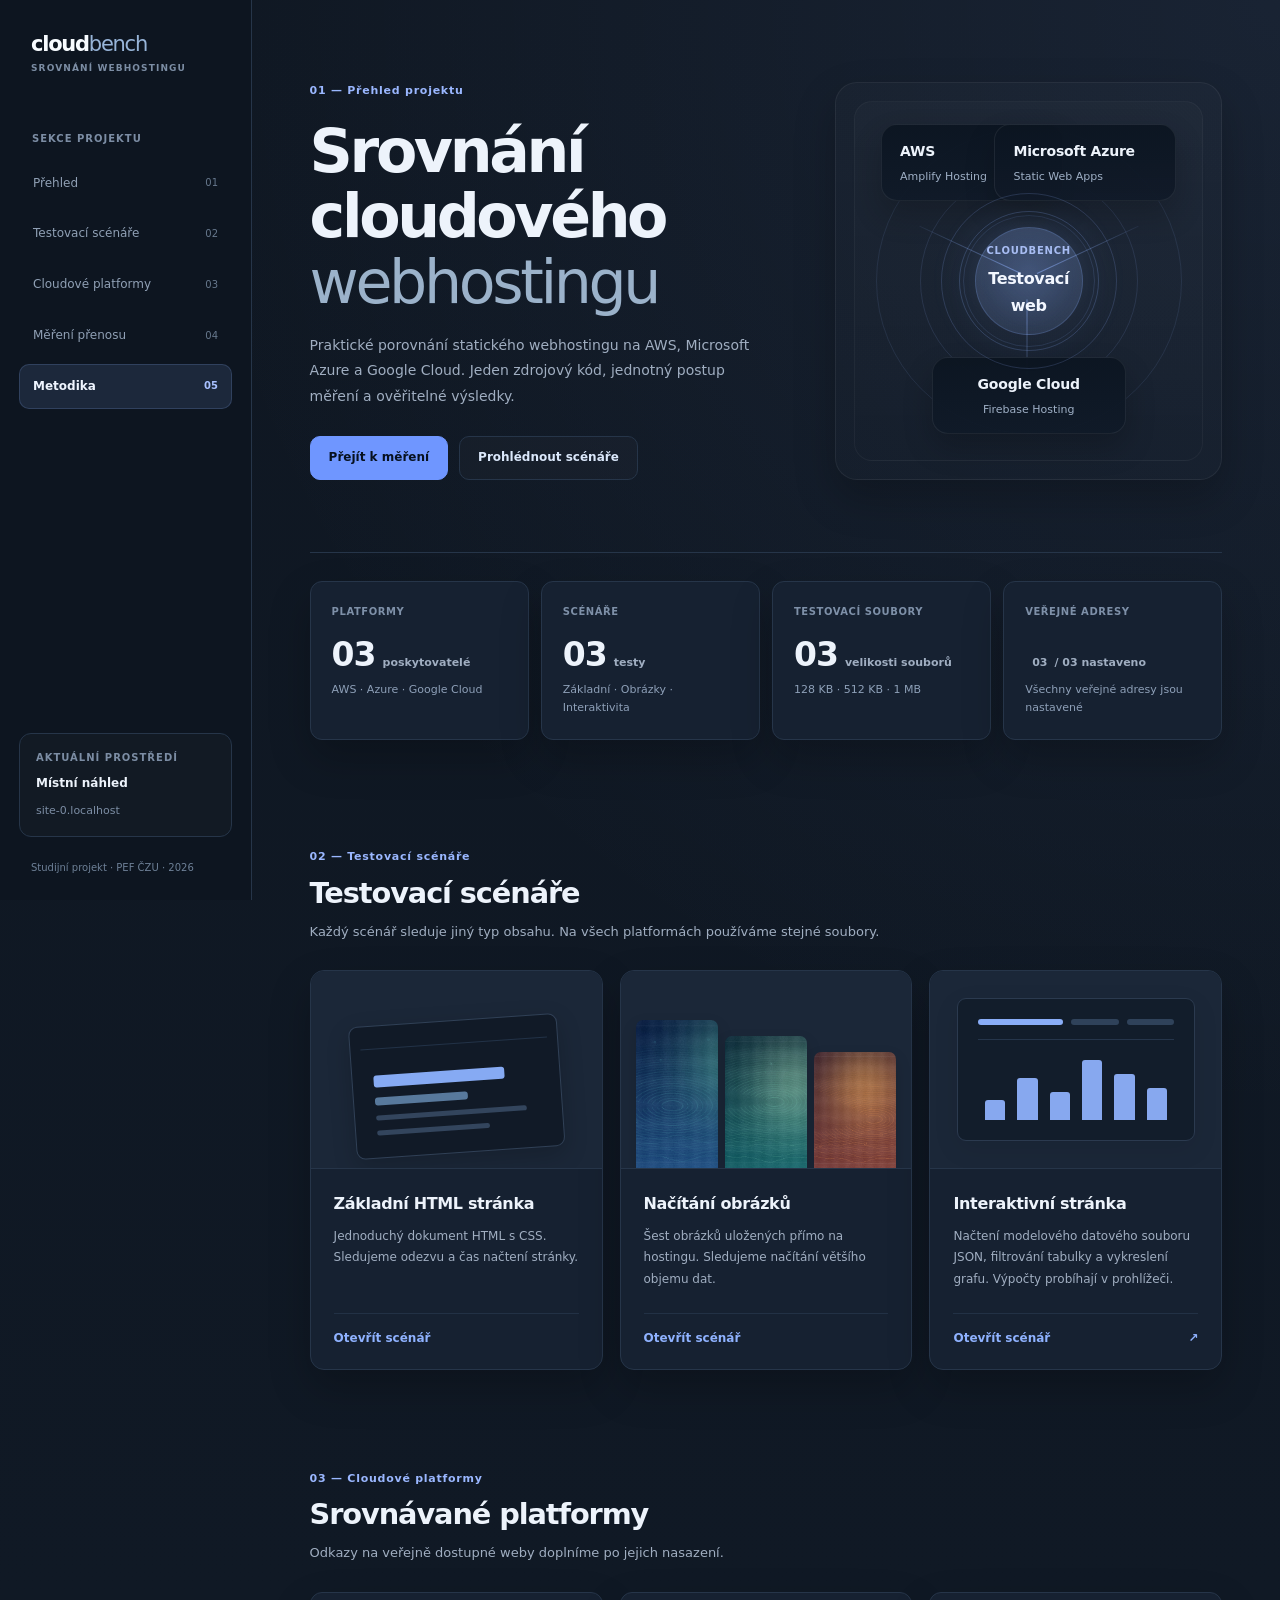
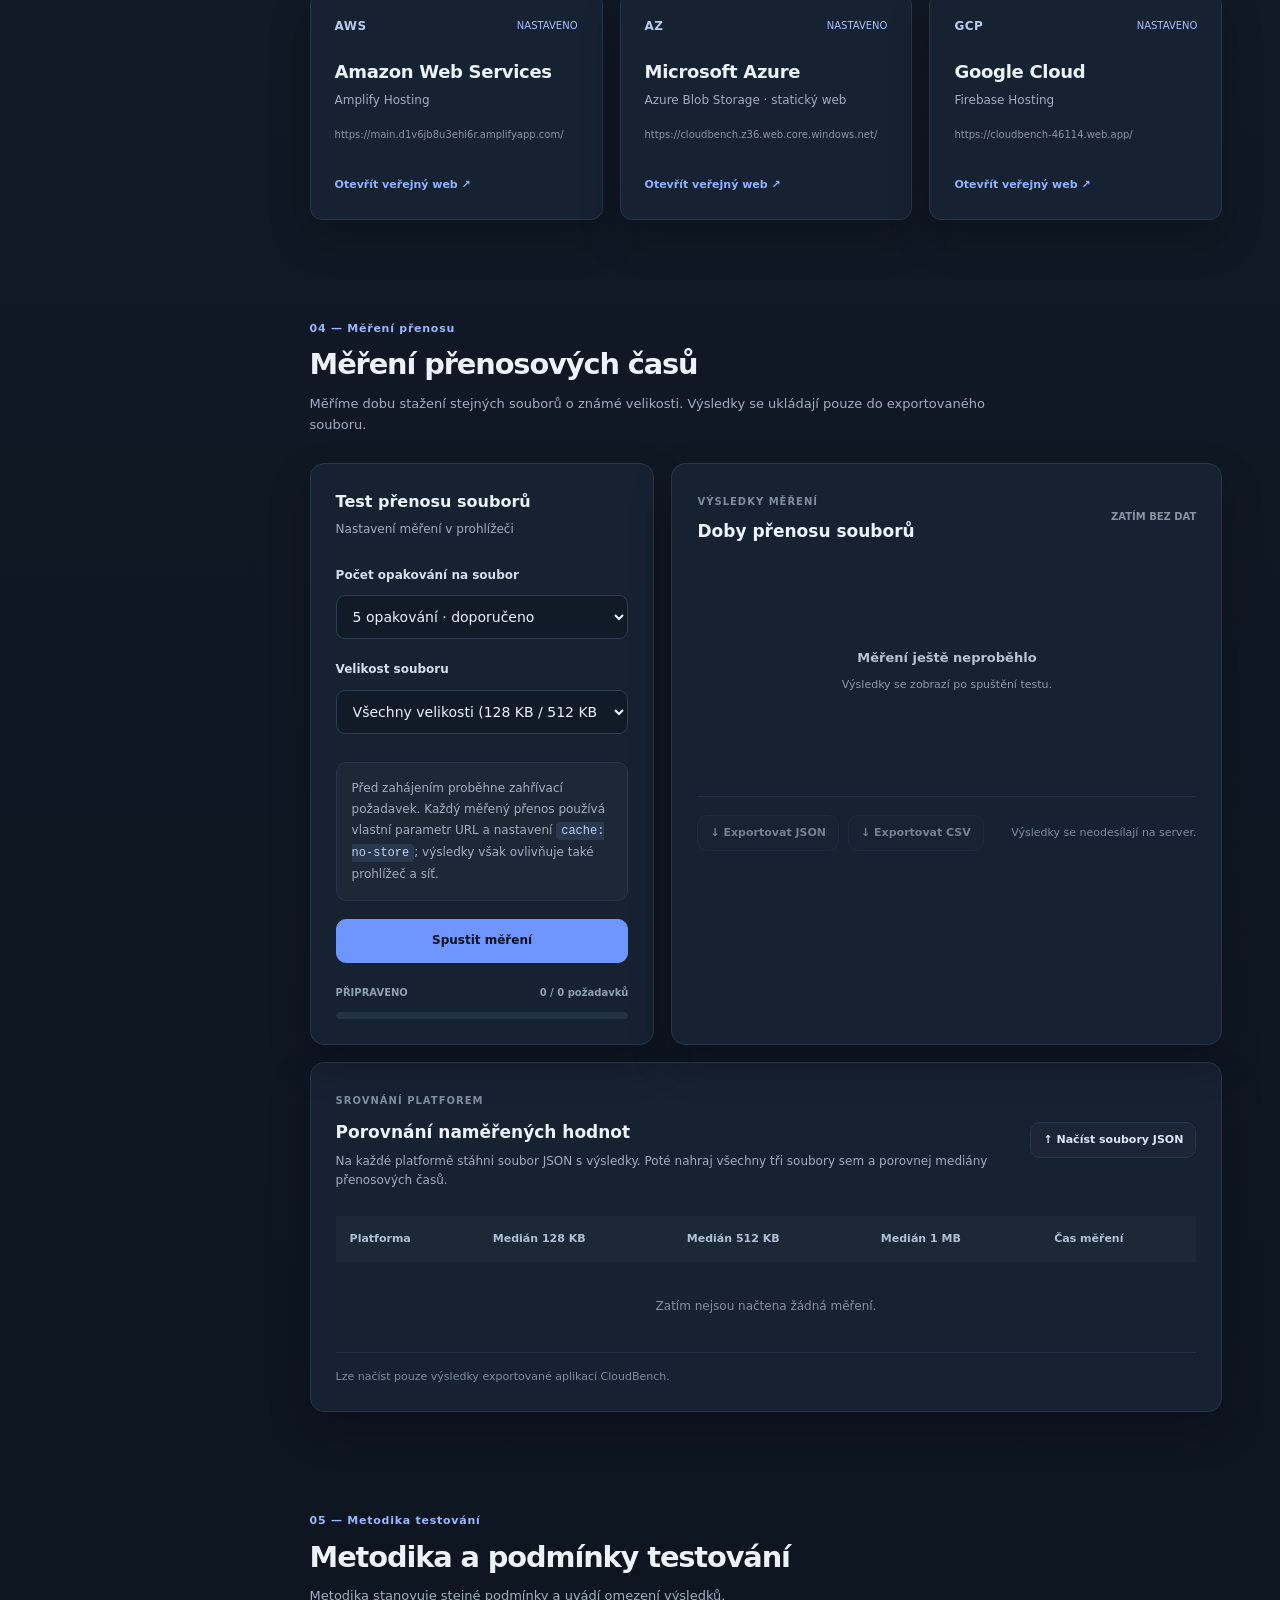
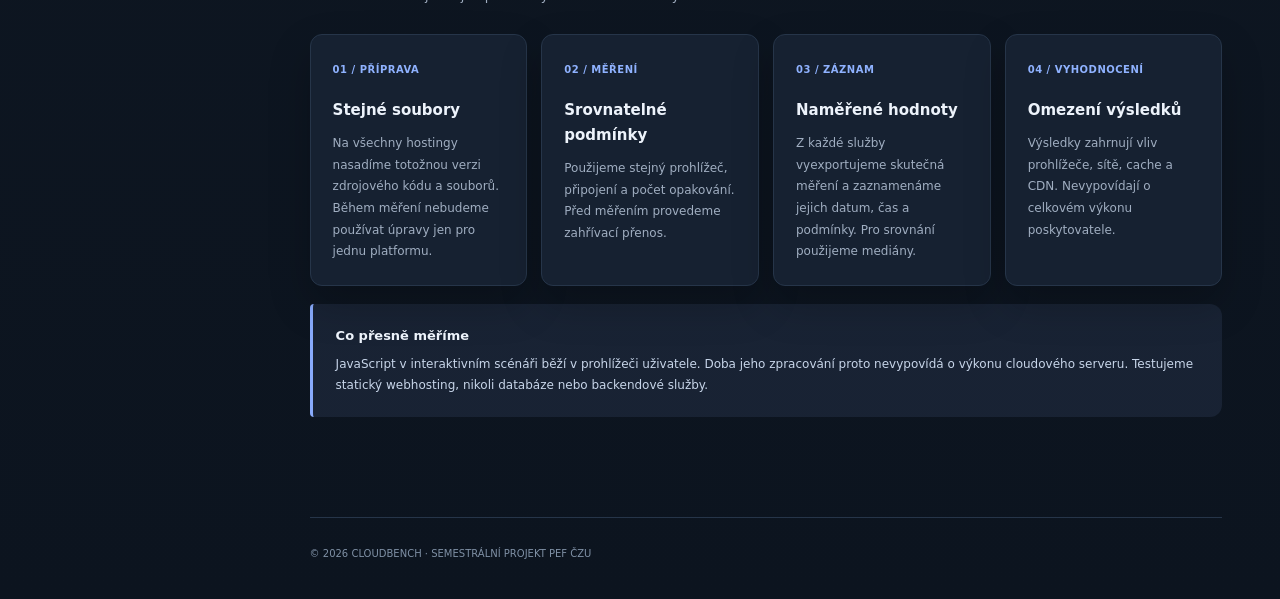
<file: index.html>
<!DOCTYPE html>
<html lang="cs">
<head>
<meta charset="utf-8"/>
<meta content="width=device-width, initial-scale=1" name="viewport"/>
<meta content="#0f1722" name="theme-color"/>
<meta content="CloudBench: akademické srovnání statického webhostingu na AWS, Microsoft Azure a Google Cloud s opakovaným měřením přenosu souborů." name="description"/>
<title>CloudBench | Srovnání webhostingu</title>
<link href="assets/mark.svg" rel="icon" type="image/svg+xml"/>
<link href="styles.css" rel="stylesheet"/>
<script defer="" src="app.js"></script>
</head>
<body>
<div class="site-shell">
<aside aria-label="Hlavní navigace" class="sidebar">
<a aria-label="Úvodní stránka CloudBench" class="logo" href="#overview">
<span class="logo-type">cloud<span>bench</span><small>SROVNÁNÍ WEBHOSTINGU</small></span>
</a>
<div class="sidebar-kicker">SEKCE PROJEKTU</div>
<nav aria-label="Sekce webu" class="side-nav">
<a class="nav-item active" href="#overview"><span>Přehled</span><span class="nav-index">01</span></a>
<a class="nav-item" href="#scenarios"><span>Testovací scénáře</span><span class="nav-index">02</span></a>
<a class="nav-item" href="#hosts"><span>Cloudové platformy</span><span class="nav-index">03</span></a>
<a class="nav-item" href="#benchmark"><span>Měření přenosu</span><span class="nav-index">04</span></a>
<a class="nav-item" href="#methodology"><span>Metodika</span><span class="nav-index">05</span></a>
</nav>
<div class="sidebar-bottom">
<div class="side-panel"><span class="tiny-label">AKTUÁLNÍ PROSTŘEDÍ</span><span class="env-line"><span id="sideEnvironment">Lokální verze</span></span><span class="micro-muted" id="sideHost">Čeká se na nasazení</span></div>
<div class="side-footer">Studijní projekt · PEF ČZU · 2026</div>
</div>
</aside>
<main class="main" id="overview">
<div class="page-content">
<section aria-labelledby="hero-title" class="hero">
<div class="hero-content">
<div class="section-eyebrow" id="overview-label">01 — Přehled projektu</div><h1 id="hero-title">Srovnání cloudového<br/><span>webhostingu</span></h1>
<p class="hero-copy">Praktické porovnání statického webhostingu na AWS, Microsoft Azure a Google Cloud. Jeden zdrojový kód, jednotný postup měření a ověřitelné výsledky.</p>
<div class="hero-buttons"><a class="btn btn-primary" href="#benchmark">Přejít k měření</a><a class="btn btn-outline" href="#scenarios">Prohlédnout scénáře</a></div>
</div>
<div aria-label="Grafické znázornění srovnávaných hostingových služeb" class="hero-diagram">
<div class="diagram-graphic">
<div aria-hidden="true" class="diagram-glow"></div>
<div aria-hidden="true" class="diagram-orbit orbit-1"></div>
<div aria-hidden="true" class="diagram-orbit orbit-2"></div>
<div aria-hidden="true" class="diagram-orbit orbit-3"></div>
<div aria-hidden="true" class="diagram-beam beam-left"></div>
<div aria-hidden="true" class="diagram-beam beam-right"></div>
<div aria-hidden="true" class="diagram-beam beam-bottom"></div>
<div class="diagram-pill pill-aws"><strong>AWS</strong><span>Amplify Hosting</span></div>
<div class="diagram-pill pill-azure"><strong>Microsoft Azure</strong><span>Static Web Apps</span></div>
<div class="diagram-pill pill-google"><strong>Google Cloud</strong><span>Firebase Hosting</span></div>
<div class="diagram-core">
<div class="core-ring ring-outer"></div>
<div class="core-ring ring-mid"></div>
<div class="core-inner">
<small>CloudBench</small>
<strong>Testovací web</strong>
</div>
</div>
</div>
</div>
</section>
<div aria-label="Přehled projektu" class="stat-row">
<div class="stat"><div class="stat-head">PLATFORMY</div><div class="stat-number">03<span>poskytovatelé</span></div><div class="stat-desc">AWS · Azure · Google Cloud</div></div>
<div class="stat"><div class="stat-head">SCÉNÁŘE</div><div class="stat-number">03<span>testy</span></div><div class="stat-desc">Základní · Obrázky · Interaktivita</div></div>
<div class="stat"><div class="stat-head">TESTOVACÍ SOUBORY</div><div class="stat-number">03<span>velikosti souborů</span></div><div class="stat-desc">128 KB · 512 KB · 1 MB</div></div>
<div class="stat"><div class="stat-head">VEŘEJNÉ ADRESY</div><div class="stat-number"><span id="deploymentCount">—</span><span>/ 03 nastaveno</span></div><div class="stat-desc" id="deploymentStatus">Načítání adres platforem</div></div>
</div>
<section aria-labelledby="scenario-heading" class="section" id="scenarios">
<div class="section-top"><div><div class="section-eyebrow">02 — Testovací scénáře</div><h2 id="scenario-heading">Testovací scénáře</h2><p>Každý scénář sleduje jiný typ obsahu. Na všech platformách používáme stejné soubory.</p></div></div>
<div class="scenario-grid">
<article class="scenario-card"><div aria-hidden="true" class="scenario-visual baseline-visual"><div class="mini-browser"><div class="mini-browser-top"></div><div class="mini-browser-body"><div class="visual-long"></div><div class="visual-short"></div><div class="visual-thin"></div><div class="visual-thin short"></div></div></div><span class="visual-corner">&lt;/&gt;</span></div><div class="scenario-info"><h3>Základní HTML stránka</h3><p>Jednoduchý dokument HTML s CSS. Sledujeme odezvu a čas načtení stránky.</p><a class="card-link" href="tests/baseline.html">Otevřít scénář </a></div></article>
<article class="scenario-card"><div aria-hidden="true" class="scenario-visual media-visual"><img alt="" loading="lazy" src="assets/media/scene-01.jpg"/><img alt="" loading="lazy" src="assets/media/scene-02.jpg"/><img alt="" loading="lazy" src="assets/media/scene-03.jpg"/></div><div class="scenario-info"><h3>Načítání obrázků</h3><p>Šest obrázků uložených přímo na hostingu. Sledujeme načítání většího objemu dat.</p><a class="card-link" href="tests/media.html">Otevřít scénář </a></div></article>
<article class="scenario-card"><div aria-hidden="true" class="scenario-visual interactive-visual">
<div class="graph-frame"><div class="graph-heading"><span></span><span></span><span></span></div>
<div class="graph-bars"><i></i><i></i><i></i><i></i><i></i><i></i></div>
</div></div><div class="scenario-info">
<h3>Interaktivní stránka</h3>
<p>Načtení modelového datového souboru JSON, filtrování tabulky a vykreslení grafu. Výpočty probíhají v prohlížeči.</p>
<a class="card-link" href="tests/interactive.html">Otevřít scénář <span aria-hidden="true">↗</span></a>
</div></article>
</div>
</section>
<section aria-labelledby="hosts-heading" class="section" id="hosts">
<div class="section-top"><div><div class="section-eyebrow">03 — Cloudové platformy</div><h2 id="hosts-heading">Srovnávané platformy</h2><p>Odkazy na veřejně dostupné weby doplníme po jejich nasazení.</p></div></div>
<div aria-live="polite" class="host-grid" id="platformCards"></div>
</section>
<section aria-labelledby="benchmark-heading" class="section" id="benchmark">
<div class="section-top"><div><div class="section-eyebrow">04 — Měření přenosu</div><h2 id="benchmark-heading">Měření přenosových časů</h2><p>Měříme dobu stažení stejných souborů o známé velikosti. Výsledky se ukládají pouze do exportovaného souboru.</p></div></div>
<div class="bench-layout">
<div class="bench-controls panel"><div class="panel-heading"><div><strong>Test přenosu souborů</strong><span>Nastavení měření v prohlížeči</span></div></div><div class="bench-form"><label for="repetitions">Počet opakování na soubor</label><select id="repetitions"><option value="3">3 opakování · rychlá kontrola</option><option selected="" value="5">5 opakování · doporučeno</option><option value="10">10 opakování · rozšířený test</option></select><label for="payloadSelection">Velikost souboru</label><select id="payloadSelection"><option value="all">Všechny velikosti (128 KB / 512 KB / 1 MB)</option><option value="128">Pouze 128 KB</option><option value="512">Pouze 512 KB</option><option value="1024">Pouze 1 MB</option></select><div class="test-note"><span>ⓘ</span> Před zahájením proběhne zahřívací požadavek. Každý měřený přenos používá vlastní parametr URL a nastavení <code>cache: no-store</code>; výsledky však ovlivňuje také prohlížeč a síť.</div><button class="btn btn-primary btn-full" id="runBenchmark" type="button">Spustit měření </button><button class="btn btn-outline btn-full" hidden="" id="cancelBenchmark" type="button">Zastavit měření</button></div><div class="bench-footer"><span id="benchStatus" role="status">PŘIPRAVENO</span><span id="benchProgress">0 / 0 požadavků</span></div><div class="progress-track"><span id="progressBar"></span></div></div>
<div class="bench-results panel"><div class="results-header"><div><span class="tiny-label">VÝSLEDKY MĚŘENÍ</span><h3>Doby přenosu souborů</h3></div><span class="results-label" id="resultsLabel">ZATÍM BEZ DAT</span></div><div class="measurement-rows" id="measurementRows"><div class="empty-chart"><div class="empty-chart-bars"><i></i><i></i><i></i><i></i><i></i><i></i><i></i></div><strong>Měření ještě neproběhlo</strong><span>Výsledky se zobrazí po spuštění testu.</span></div></div><div class="results-actions"><button class="btn btn-outline btn-sm" disabled="" id="downloadJson" type="button">↓ Exportovat JSON</button><button class="btn btn-outline btn-sm" disabled="" id="downloadCsv" type="button">↓ Exportovat CSV</button><span class="micro-muted">Výsledky se neodesílají na server.</span></div></div>
</div>
<div class="comparison-panel panel"><div class="comparison-top"><div><span class="tiny-label">SROVNÁNÍ PLATFOREM</span><h3>Porovnání naměřených hodnot</h3><p>Na každé platformě stáhni soubor JSON s výsledky. Poté nahraj všechny tři soubory sem a porovnej mediány přenosových časů.</p></div><label class="btn btn-outline btn-sm upload-control">↑ Načíst soubory JSON <input accept=".json,application/json" id="importResults" multiple="" type="file"/></label></div><div class="comparison-table-wrap"><table class="comparison-table" id="comparisonTable"><thead><tr><th>Platforma</th><th>Medián 128 KB</th><th>Medián 512 KB</th><th>Medián 1 MB</th><th>Čas měření</th></tr></thead><tbody id="comparisonBody"><tr><td class="empty-cell" colspan="5">Zatím nejsou načtena žádná měření.</td></tr></tbody></table></div><p class="small-note" id="importMessage" role="status">Lze načíst pouze výsledky exportované aplikací CloudBench.</p></div>
</section>
<section aria-labelledby="method-heading" class="section methodology" id="methodology"><div class="section-top"><div><div class="section-eyebrow">05 — Metodika testování</div><h2 id="method-heading">Metodika a podmínky testování</h2><p>Metodika stanovuje stejné podmínky a uvádí omezení výsledků.</p></div></div><div class="method-grid"><div class="method-step"><span>01 / PŘÍPRAVA</span><h3>Stejné soubory</h3><p>Na všechny hostingy nasadíme totožnou verzi zdrojového kódu a souborů. Během měření nebudeme používat úpravy jen pro jednu platformu.</p></div><div class="method-step"><span>02 / MĚŘENÍ</span><h3>Srovnatelné podmínky</h3><p>Použijeme stejný prohlížeč, připojení a počet opakování. Před měřením provedeme zahřívací přenos.</p></div><div class="method-step"><span>03 / ZÁZNAM</span><h3>Naměřené hodnoty</h3><p>Z každé služby vyexportujeme skutečná měření a zaznamenáme jejich datum, čas a podmínky. Pro srovnání použijeme mediány.</p></div><div class="method-step"><span>04 / VYHODNOCENÍ</span><h3>Omezení výsledků</h3><p>Výsledky zahrnují vliv prohlížeče, sítě, cache a CDN. Nevypovídají o celkovém výkonu poskytovatele.</p></div></div><div class="protocol-note"><div><strong>Co přesně měříme</strong><p>JavaScript v interaktivním scénáři běží v prohlížeči uživatele. Doba jeho zpracování proto nevypovídá o výkonu cloudového serveru. Testujeme statický webhosting, nikoli databáze nebo backendové služby.</p></div></div></section>
<footer class="footer"><span>© 2026 CLOUDBENCH · SEMESTRÁLNÍ PROJEKT PEF ČZU</span></footer>
</div>
</main>
</div>
</body>
</html>
</file>
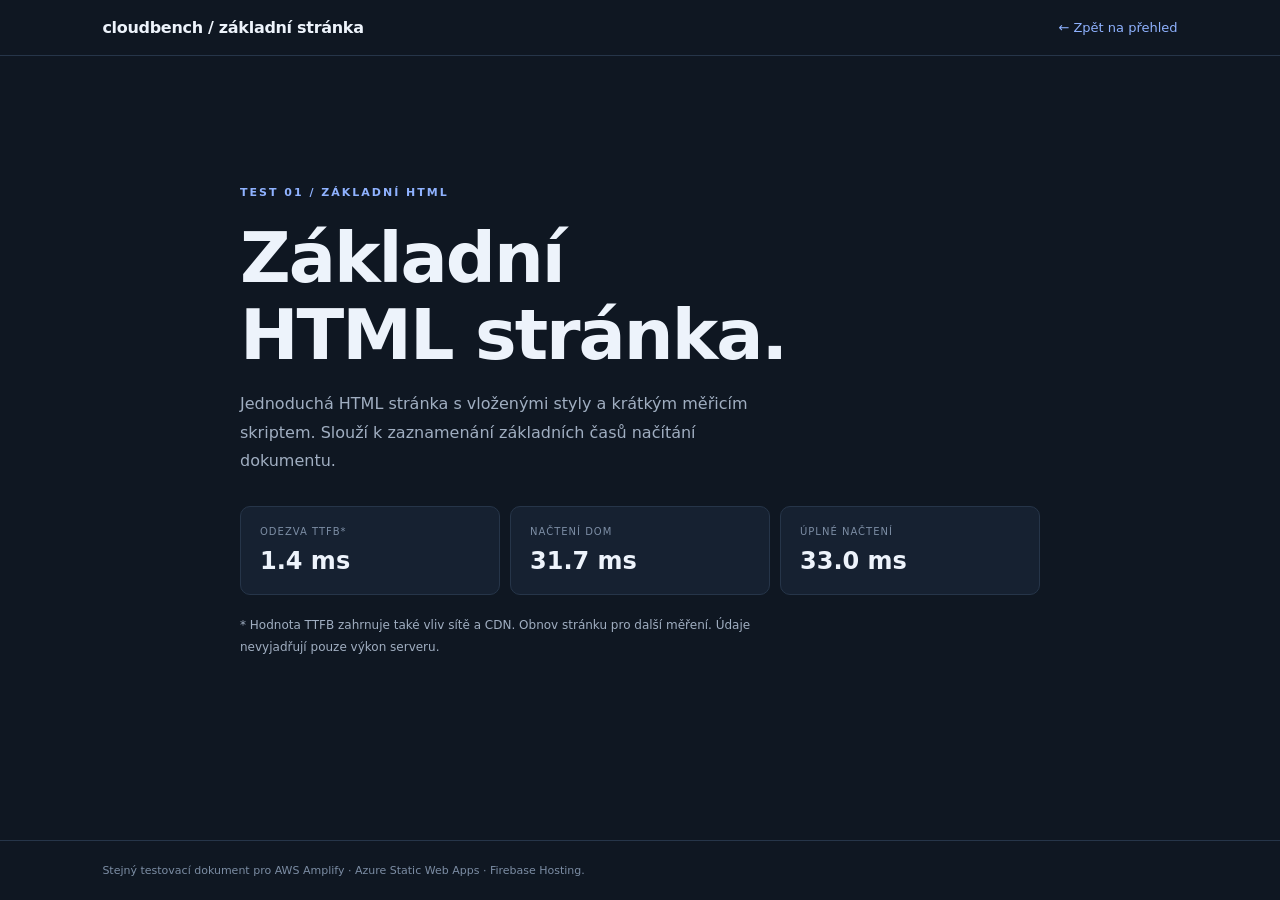
<file: tests/baseline.html>
<!DOCTYPE html>
<html lang="cs"><head>
<meta charset="utf-8"/><meta content="width=device-width, initial-scale=1" name="viewport"/>
<title>Základní HTML stránka | CloudBench</title>
<style>
:root{font-family:system-ui,-apple-system,"Segoe UI",sans-serif;color-scheme:dark;background:#0f1722;color:#edf3fb}*{box-sizing:border-box}body{margin:0;min-height:100vh;display:flex;flex-direction:column}.top{border-bottom:1px solid #263549;padding:18px max(24px,8vw);display:flex;justify-content:space-between;gap:18px;align-items:center}.brand{font-weight:800;letter-spacing:-.3px}.top a{color:#8fb2ff;text-decoration:none;font-size:13px}main{width:min(800px,88vw);margin:auto;padding:65px 0 110px}.eyebrow{font-size:11px;letter-spacing:2px;color:#8fb2ff;font-weight:800}h1{font-size:clamp(39px,6vw,70px);letter-spacing:-2px;margin:20px 0 12px;line-height:1.1}p{color:#a0aec1;line-height:1.8;max-width:550px}.metrics{display:grid;grid-template-columns:repeat(3,minmax(0,1fr));gap:10px;margin-top:30px}.metric{border:1px solid #263549;border-radius:10px;padding:19px;background:#162131}.label{display:block;font-size:10px;letter-spacing:1px;color:#7c8da4}.metric strong{font-size:24px;display:block;margin-top:10px;font-variant-numeric:tabular-nums}.disclaimer{margin-top:20px;font-size:12px}footer{padding:23px max(24px,8vw);border-top:1px solid #263549;color:#7c8da4;font-size:11px}@media(max-width:560px){.metrics{grid-template-columns:1fr}.top{padding:16px 24px}}</style>
</head><body>
<header class="top"><span class="brand">cloudbench / základní stránka</span><a href="../index.html#scenarios">← Zpět na přehled</a></header>
<main><span class="eyebrow">TEST 01 / ZÁKLADNÍ HTML</span><h1>Základní<br/>HTML stránka.</h1><p>Jednoduchá HTML stránka s vloženými styly a krátkým měřicím skriptem. Slouží k zaznamenání základních časů načítání dokumentu.</p><div class="metrics"><div class="metric"><span class="label">ODEZVA TTFB*</span><strong id="ttfb">—</strong></div><div class="metric"><span class="label">NAČTENÍ DOM</span><strong id="dom">—</strong></div><div class="metric"><span class="label">ÚPLNÉ NAČTENÍ</span><strong id="load">—</strong></div></div><p class="disclaimer">* Hodnota TTFB zahrnuje také vliv sítě a CDN. Obnov stránku pro další měření. Údaje nevyjadřují pouze výkon serveru.</p></main>
<footer>Stejný testovací dokument pro AWS Amplify · Azure Static Web Apps · Firebase Hosting.</footer>
<script>
window.addEventListener('load',()=>{setTimeout(()=>{const n=performance.getEntriesByType('navigation')[0];if(!n)return;for(const [id,value] of Object.entries({ttfb:n.responseStart-n.requestStart,dom:n.domContentLoadedEventEnd-n.startTime,load:n.loadEventEnd-n.startTime})){document.getElementById(id).textContent=Number.isFinite(value)?value.toFixed(1)+' ms':'—';}},0)});
</script>
</body></html>
</file>
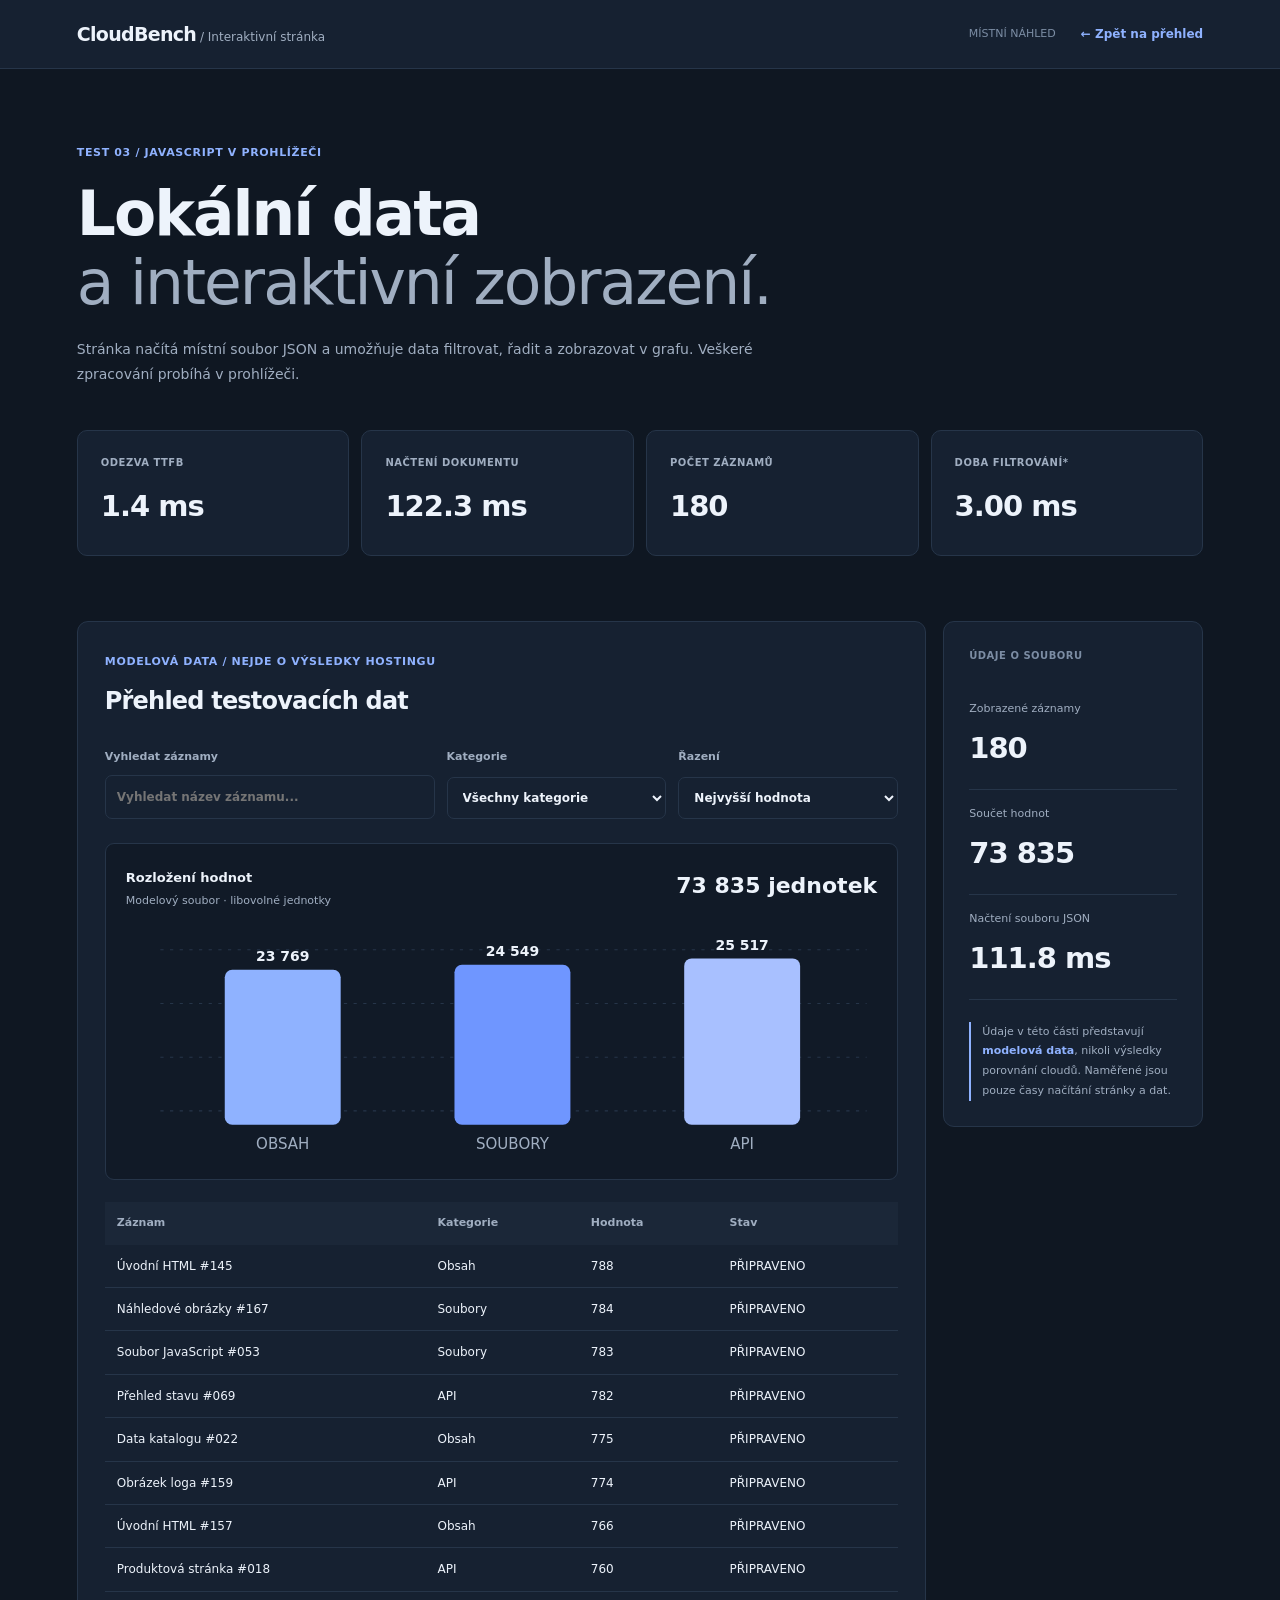
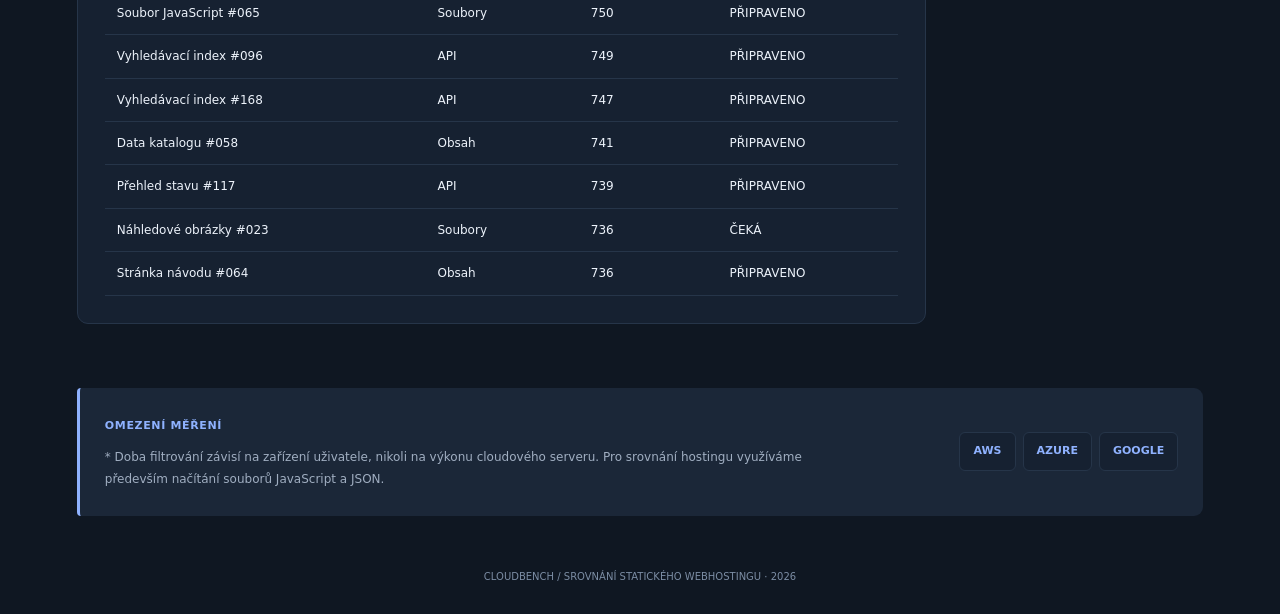
<file: tests/interactive.html>
<!DOCTYPE html>
<html lang="cs"><head><meta charset="utf-8"/><meta content="width=device-width, initial-scale=1" name="viewport"/><meta content="#0f1722" name="theme-color"/><title>Interaktivní stránka | CloudBench</title><link href="scenario.css" rel="stylesheet"/><script defer="" src="scenario.js"></script><script defer="" src="interactive.js"></script></head>
<body data-scenario="interactive">
<header class="test-header"><a class="test-brand" href="../index.html">CloudBench<span class="test-header-name"> / Interaktivní stránka</span></a><div class="header-actions"><span id="currentProvider">MÍSTNÍ NÁHLED</span><a class="back" href="../index.html#scenarios">← Zpět na přehled</a></div></header>
<main class="test-content"><div class="test-intro"><div class="test-label">TEST 03 / JAVASCRIPT V PROHLÍŽEČI</div><h1>Lokální data<br/><em>a interaktivní zobrazení.</em></h1><p>Stránka načítá místní soubor JSON a umožňuje data filtrovat, řadit a zobrazovat v grafu. Veškeré zpracování probíhá v prohlížeči.</p></div>
<section aria-label="Naměřené časy načítání stránky" class="metric-strip"><div><span>ODEZVA TTFB</span><strong data-timing="ttfb">—</strong></div><div><span>NAČTENÍ DOKUMENTU</span><strong data-timing="load">—</strong></div><div><span>POČET ZÁZNAMŮ</span><strong id="recordCount">—</strong></div><div><span>DOBA FILTROVÁNÍ*</span><strong id="filterTime">—</strong></div></section>
<section class="interactive-layout"><div class="analytics-main"><div class="analytics-title"><div><span class="test-label">MODELOVÁ DATA / NEJDE O VÝSLEDKY HOSTINGU</span><h2>Přehled testovacích dat</h2></div></div><div class="analytics-controls"><label class="filter-label">Vyhledat záznamy<input autocomplete="off" id="recordSearch" placeholder="Vyhledat název záznamu..."/></label><label class="filter-label">Kategorie<select id="categoryFilter"><option value="all">Všechny kategorie</option><option value="content">Obsah</option><option value="assets">Soubory</option><option value="api">API (modelové)</option></select></label><label class="filter-label">Řazení<select id="sortFilter"><option value="traffic">Nejvyšší hodnota</option><option value="name">Název A–Z</option></select></label></div><div class="chart-wrap"><div class="chart-title"><div><strong>Rozložení hodnot</strong><small>Modelový soubor · libovolné jednotky</small></div><span id="chartTotal">—</span></div><svg aria-label="Sloupcový graf modelových dat podle kategorií" id="activityChart" preserveaspectratio="xMidYMid meet" role="img" viewbox="0 0 700 230"></svg></div><div class="analytics-table-wrap"><table class="analytics-table"><thead><tr><th>Záznam</th><th>Kategorie</th><th>Hodnota</th><th>Stav</th></tr></thead><tbody id="recordRows"><tr><td colspan="4">Načítání souboru JSON...</td></tr></tbody></table></div></div><aside class="analytics-aside"><div class="aside-label">ÚDAJE O SOUBORU</div><div class="aside-stat"><span>Zobrazené záznamy</span><strong id="visibleCount">—</strong></div><div class="aside-stat"><span>Součet hodnot</span><strong id="activityTotal">—</strong></div><div class="aside-stat"><span>Načtení souboru JSON</span><strong id="jsonFetch">—</strong></div><div class="aside-note">Údaje v této části představují <strong>modelová data</strong>, nikoli výsledky porovnání cloudů. Naměřené jsou pouze časy načítání stránky a dat.</div></aside></section>
<section class="test-footer-card"><div><span class="test-label">OMEZENÍ MĚŘENÍ</span><p>* Doba filtrování závisí na zařízení uživatele, nikoli na výkonu cloudového serveru. Pro srovnání hostingu využíváme především načítání souborů JavaScript a JSON.</p></div><div aria-label="Přepínání mezi poskytovateli webhostingu" class="provider-switcher" id="providerSwitcher"></div></section>
</main><footer class="test-footer">CLOUDBENCH / SROVNÁNÍ STATICKÉHO WEBHOSTINGU · 2026</footer></body></html>
</file>
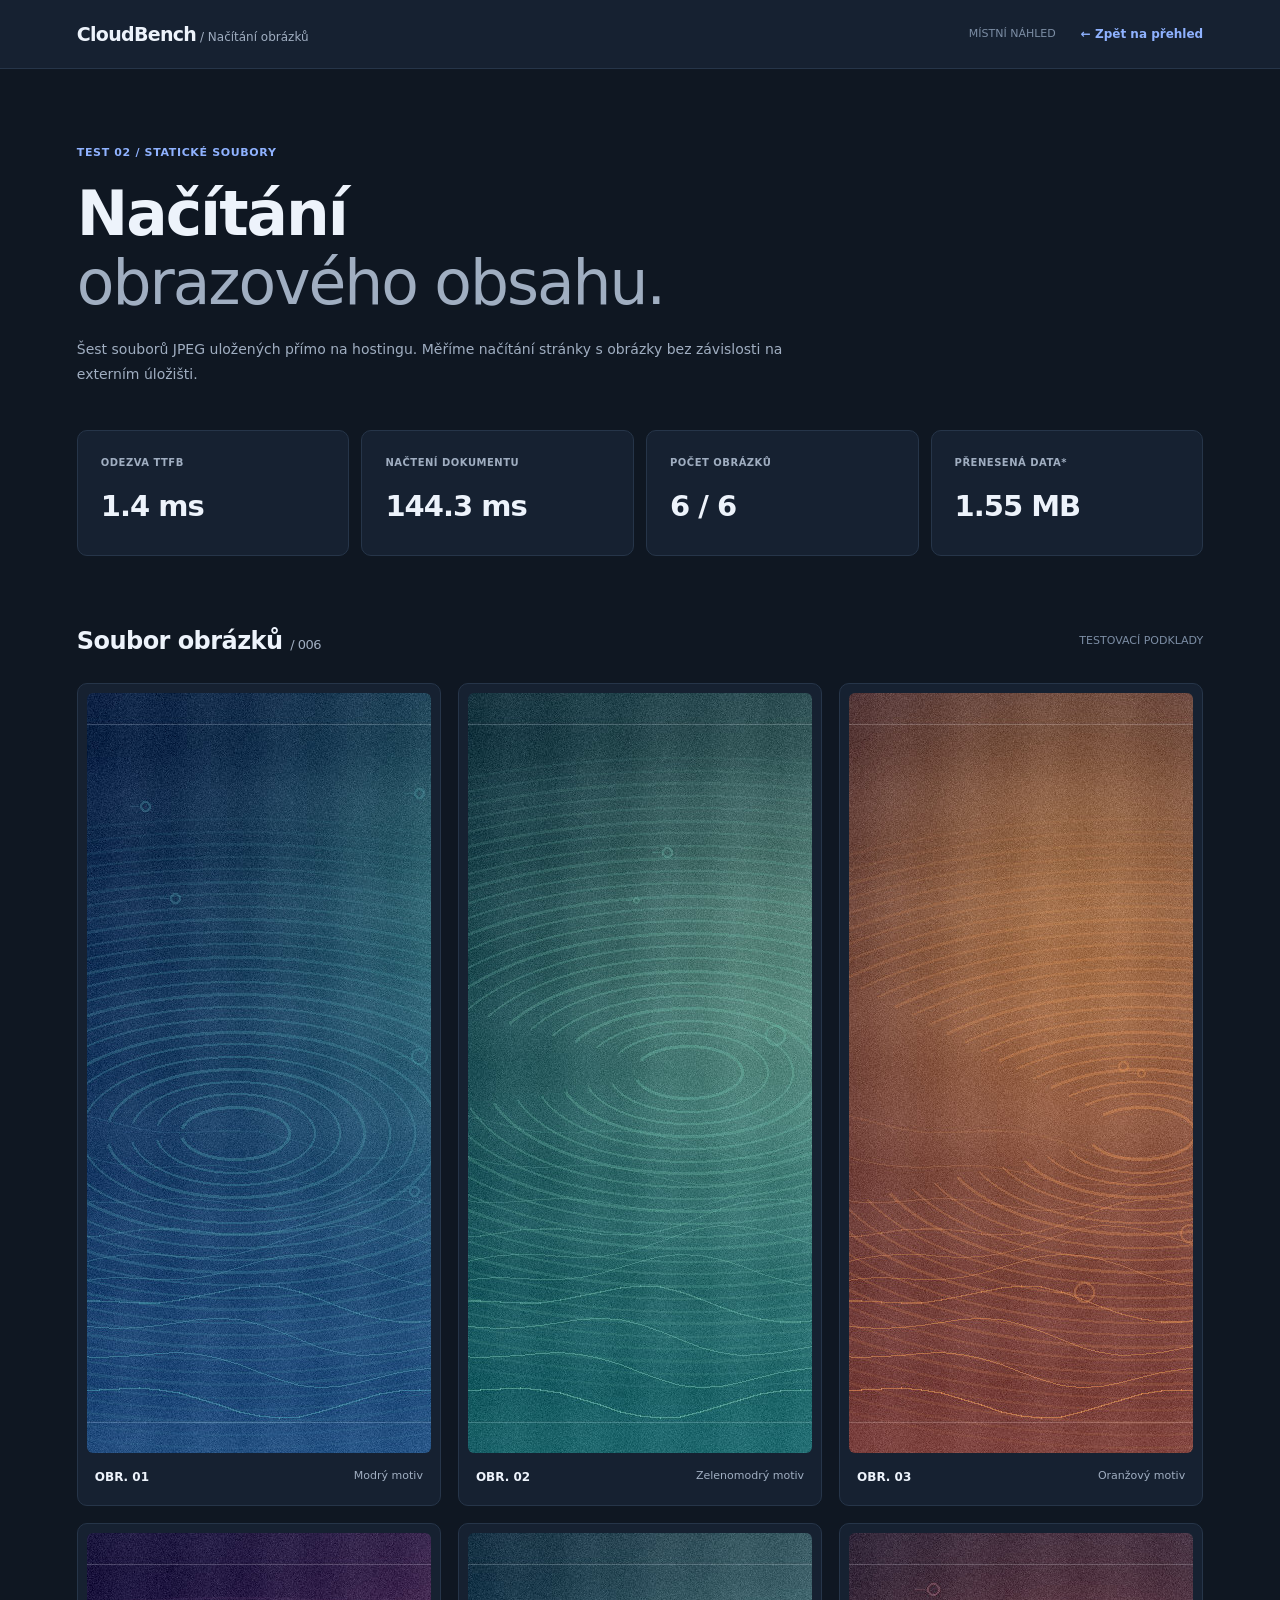
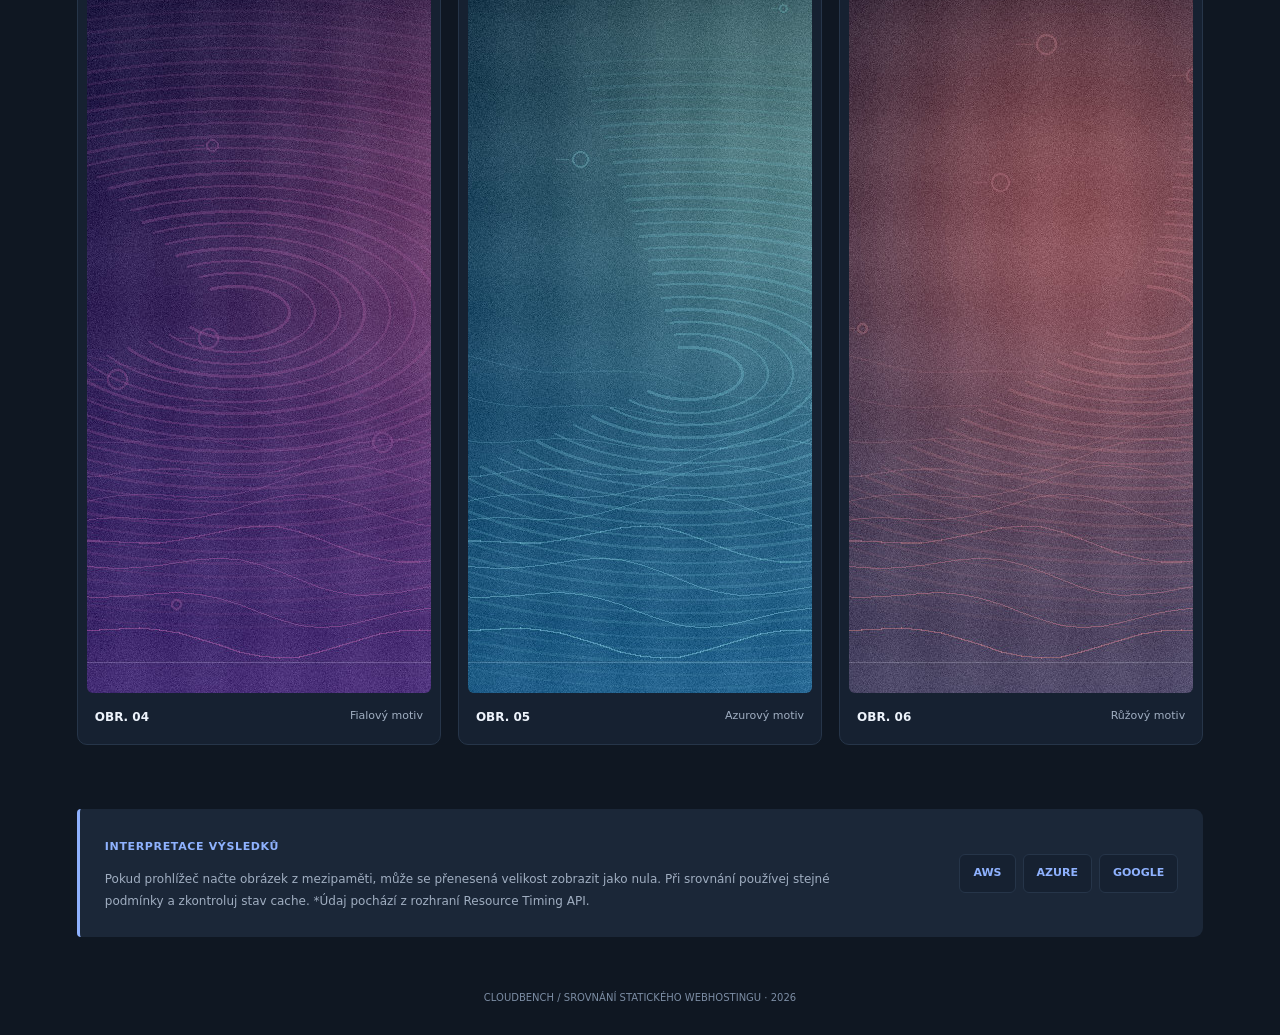
<file: tests/media.html>
<!DOCTYPE html>
<html lang="cs"><head><meta charset="utf-8"/><meta content="width=device-width, initial-scale=1" name="viewport"/><meta content="#0f1722" name="theme-color"/><title>Načítání obrázků | CloudBench</title><link href="scenario.css" rel="stylesheet"/><script defer="" src="scenario.js"></script></head>
<body data-scenario="media">
<header class="test-header"><a class="test-brand" href="../index.html">CloudBench<span class="test-header-name"> / Načítání obrázků</span></a><div class="header-actions"><span id="currentProvider">MÍSTNÍ NÁHLED</span><a class="back" href="../index.html#scenarios">← Zpět na přehled</a></div></header>
<main class="test-content"><div class="test-intro"><div class="test-label">TEST 02 / STATICKÉ SOUBORY</div><h1>Načítání<br/> <em>obrazového obsahu.</em></h1><p>Šest souborů JPEG uložených přímo na hostingu. Měříme načítání stránky s obrázky bez závislosti na externím úložišti.</p></div>
<section aria-label="Naměřené časy načítání stránky" class="metric-strip"><div><span>ODEZVA TTFB</span><strong data-timing="ttfb">—</strong></div><div><span>NAČTENÍ DOKUMENTU</span><strong data-timing="load">—</strong></div><div><span>POČET OBRÁZKŮ</span><strong id="imageCount">—</strong></div><div><span>PŘENESENÁ DATA*</span><strong id="imageTransfer">—</strong></div></section>
<section class="gallery-section"><div class="gallery-heading"><h2>Soubor obrázků <span>/ 006</span></h2><span>TESTOVACÍ PODKLADY</span></div><div class="test-gallery">
<figure><img alt="Abstraktní modrý testovací obrázek" height="760" src="../assets/media/scene-01.jpg" width="1200"/><figcaption>OBR. 01 <span>Modrý motiv</span></figcaption></figure>
<figure><img alt="Abstraktní zelenomodrý testovací obrázek" height="760" src="../assets/media/scene-02.jpg" width="1200"/><figcaption>OBR. 02 <span>Zelenomodrý motiv</span></figcaption></figure>
<figure><img alt="Abstraktní oranžový testovací obrázek" height="760" src="../assets/media/scene-03.jpg" width="1200"/><figcaption>OBR. 03 <span>Oranžový motiv</span></figcaption></figure>
<figure><img alt="Abstraktní fialový testovací obrázek" height="760" src="../assets/media/scene-04.jpg" width="1200"/><figcaption>OBR. 04 <span>Fialový motiv</span></figcaption></figure>
<figure><img alt="Abstraktní azurový testovací obrázek" height="760" src="../assets/media/scene-05.jpg" width="1200"/><figcaption>OBR. 05 <span>Azurový motiv</span></figcaption></figure>
<figure><img alt="Abstraktní růžový testovací obrázek" height="760" src="../assets/media/scene-06.jpg" width="1200"/><figcaption>OBR. 06 <span>Růžový motiv</span></figcaption></figure>
</div></section>
<section class="test-footer-card"><div><span class="test-label">INTERPRETACE VÝSLEDKŮ</span><p>Pokud prohlížeč načte obrázek z mezipaměti, může se přenesená velikost zobrazit jako nula. Při srovnání používej stejné podmínky a zkontroluj stav cache. *Údaj pochází z rozhraní Resource Timing API.</p></div><div aria-label="Přepínání mezi poskytovateli webhostingu" class="provider-switcher" id="providerSwitcher"></div></section>
</main><footer class="test-footer">CLOUDBENCH / SROVNÁNÍ STATICKÉHO WEBHOSTINGU · 2026</footer></body></html>
</file>
<file: styles.css>
:root {
  color-scheme: dark;
  --bg: #0f1722;
  --bg2: #111b28;
  --surface: #162131;
  --surface2: #1b2738;
  --surface3: #111a27;
  --line: #263549;
  --line2: #223145;
  --text: #edf3fb;
  --muted: #a0aec1;
  --dim: #7c8da4;
  --accent: #8fb2ff;
  --accent-strong: #6f96ff;
  --accent-soft: rgba(143, 178, 255, .12);
  --shadow: 0 18px 42px rgba(0, 0, 0, .22);
  font-family: Inter, ui-sans-serif, system-ui, -apple-system, "Segoe UI", Arial, sans-serif;
  scroll-behavior: smooth;
}
* { box-sizing: border-box; }
html { scroll-padding-top: 30px; }
body {
  margin: 0;
  color: var(--text);
  background:
    radial-gradient(circle at top right, rgba(143,178,255,.08), transparent 28%),
    linear-gradient(180deg, #0f1722 0%, #101925 42%, #0c141f 100%);
  font: 14px/1.65 Inter, ui-sans-serif, system-ui, -apple-system, "Segoe UI", Arial, sans-serif;
  -webkit-font-smoothing: antialiased;
}
a { color: inherit; text-decoration: none; }
button, select, input { font: inherit; }
button { cursor: pointer; }
:focus-visible { outline: 3px solid rgba(143,178,255,.7); outline-offset: 3px; }
h1,h2,h3,p { margin: 0; }
[hidden] { display: none !important; }
.site-shell { display: grid; grid-template-columns: 252px minmax(0, 1fr); min-height: 100vh; }
.sidebar {
  background: rgba(14, 22, 33, .92);
  border-right: 1px solid var(--line);
  padding: 31px 19px 24px;
  display: flex;
  flex-direction: column;
  position: sticky;
  top: 0;
  height: 100vh;
  backdrop-filter: blur(12px);
}
.logo { display: flex; align-items: center; padding: 3px 12px 58px; }
.logo-type { font-size: 21px; font-weight: 800; letter-spacing: -1.25px; line-height: 1; color: #f7fbff; }
.logo-type>span { font-weight: 450; color: #97b4d8; }
.logo-type small { display: block; font-size: 9px; letter-spacing: 1.12px; font-weight: 650; margin-top: 9px; color: var(--dim); }
.sidebar-kicker,.tiny-label { font-size: 10px; font-weight: 750; letter-spacing: 1px; color: var(--dim); text-transform: uppercase; }
.sidebar-kicker { padding: 0 13px; margin-bottom: 13px; }
.side-nav { display: grid; gap: 5px; }
.nav-item {
  display: flex; align-items: center; justify-content: space-between; gap: 10px;
  padding: 12px 13px; color: #90a0b5; border-radius: 10px;
  transition: background .15s, color .15s, border-color .15s;
  font-weight: 540; font-size: 12px; border: 1px solid transparent;
}
.nav-item:hover { background: rgba(255,255,255,.03); color: #dce7f4; border-color: rgba(255,255,255,.04); }
.nav-item.active { background: var(--accent-soft); color: #eff5ff; border-color: rgba(143,178,255,.18); font-weight: 700; }
.nav-index { font-size: 10px; font-variant-numeric: tabular-nums; color: #67788d; }
.nav-item.active .nav-index { color: #a8c0ff; }
.sidebar-bottom { margin-top: auto; }
.side-panel { background: rgba(255,255,255,.02); border: 1px solid var(--line); border-radius: 12px; padding: 16px; display: grid; gap: 8px; }
.env-line { font-size: 12px; font-weight: 650; }
.micro-muted { font-size: 11px; color: var(--dim); }
.side-footer { color: #6e8097; font-size: 10px; margin: 22px 12px 0; line-height: 1.7; }
.main { min-width: 0; }
.page-content { max-width: 1530px; margin: auto; padding: 0 clamp(28px,4.5vw,76px); }
.section-eyebrow { color: #9ab7ff; font-size: 11px; font-weight: 750; letter-spacing: .75px; }
.hero {
  min-height: 460px; padding: 82px 0 72px; display: grid;
  grid-template-columns: minmax(0,1.1fr) minmax(320px,.95fr);
  gap: clamp(30px,6vw,85px); align-items: center; border-bottom: 1px solid var(--line);
}
.hero h1 { font-size: clamp(46px,4.7vw,75px); font-weight: 790; letter-spacing: -3.35px; line-height: 1.09; margin: 18px 0 18px; }
.hero h1 span { font-weight: 430; color: #9bb2ca; }
.academic-meta { font-size: 12px; font-weight: 550; color: #8ea0b8; margin-top: 15px; }
.hero-copy { max-width: 640px; color: var(--muted); font-size: 14px; line-height: 1.8; }
.hero-buttons { display: flex; flex-wrap: wrap; gap: 11px; margin-top: 27px; }
.btn {
  display: inline-flex; align-items: center; justify-content: center; gap: 9px;
  border: 1px solid transparent; border-radius: 10px; padding: 11px 18px;
  font-size: 12px; font-weight: 680; min-height: 40px;
  transition: background .15s,border-color .15s,color .15s;
}
.btn-primary { background: var(--accent-strong); color: #07111f; border-color: var(--accent-strong); }
.btn-primary:hover:not(:disabled) { background: #82a8ff; }
.btn-outline { background: rgba(255,255,255,.02); color: #dbe8fb; border-color: var(--line); }
.btn-outline:hover:not(:disabled) { background: rgba(255,255,255,.04); border-color: #33465f; }
.btn-quiet { background: transparent; border-color: var(--line); color: var(--muted); }
.btn-sm { min-height: 35px; padding: 8px 12px; font-size: 11px; }
.btn-full { width: 100%; }
button:disabled { opacity: .48; cursor: not-allowed; }
.hero-diagram {
  border: 1px solid var(--line);
  border-radius: 16px;
  padding: 24px;
  background: linear-gradient(180deg, rgba(255,255,255,.03), rgba(255,255,255,.015));
  box-shadow: var(--shadow);
}
.hero-diagram-label { color: var(--dim); font-size: 11px; text-transform: uppercase; letter-spacing: .7px; font-weight: 760; padding-bottom: 14px; }
.diagram-graph {
  position: relative; min-height: 298px;
  border: 1px solid rgba(255,255,255,.04); border-radius: 14px;
  background: radial-gradient(circle at center, rgba(143,178,255,.09), transparent 42%), rgba(255,255,255,.015);
}
.diagram-node, .diagram-hub {
  position: absolute; border: 1px solid var(--line); border-radius: 14px;
  background: rgba(19,29,44,.96); box-shadow: 0 14px 28px rgba(0,0,0,.16);
}
.diagram-node { width: 178px; padding: 16px 16px 15px; }
.diagram-node strong, .diagram-hub strong { display: block; font-size: 14px; letter-spacing: -.2px; }
.diagram-node span, .diagram-hub span { display: block; margin-top: 5px; color: var(--muted); font-size: 11px; line-height: 1.55; }
.provider-aws { top: 20px; left: 18px; }
.provider-azure { top: 20px; right: 18px; }
.provider-google { bottom: 22px; left: 50%; transform: translateX(-50%); width: 190px; text-align: center; }
.diagram-hub {
  left: 50%; top: 50%; transform: translate(-50%, -50%);
  width: 220px; text-align: center; padding: 20px 18px 18px;
  background: linear-gradient(180deg, rgba(143,178,255,.12), rgba(255,255,255,.03));
}
.diagram-hub small {
  display: inline-block; color: #abc1ff; font-size: 10px; font-weight: 700;
  letter-spacing: .7px; text-transform: uppercase; margin-bottom: 8px;
}
.diagram-link {
  position: absolute; background: linear-gradient(90deg, rgba(143,178,255,.26), rgba(143,178,255,.06));
  height: 1px; transform-origin: left center;
}
.diagram-link-left { width: 102px; left: 192px; top: 92px; transform: rotate(27deg); }
.diagram-link-right { width: 102px; right: 192px; top: 92px; transform: rotate(-27deg); }
.diagram-link-down { width: 86px; left: calc(50% - 43px); top: 192px; transform: rotate(90deg); }
.diagram-footnote { font-size: 11px; color: var(--muted); margin-top: 16px; line-height: 1.7; }
.stat-row { display: grid; grid-template-columns: repeat(4,minmax(0,1fr)); padding: 28px 0 8px; gap: 12px; }
.stat { background: var(--surface); padding: 22px 21px; border: 1px solid var(--line); border-radius: 12px; box-shadow: var(--shadow); }
.stat-head { color: #7e90a8; font-size: 10px; font-weight: 750; letter-spacing: .55px; }
.stat-number { margin-top: 14px; font-size: 33px; font-weight: 760; line-height: 1.2; letter-spacing: -1px; font-variant-numeric: tabular-nums; }
.stat-number span { font-size: 11px; margin-left: 7px; letter-spacing: 0; color: var(--muted); font-weight: 550; }
.stat-desc { color: #8ea0b8; font-size: 11px; margin-top: 7px; }
.section { padding-top: 100px; }
.section-top { margin-bottom: 28px; }
.section-top h2 { font-size: clamp(25px,2.25vw,35px); letter-spacing: -1.1px; line-height: 1.3; margin: 8px 0 9px; }
.section-top p { color: var(--muted); max-width: 730px; font-size: 13px; }
.scenario-grid { display: grid; grid-template-columns: repeat(3,minmax(0,1fr)); gap: 17px; }
.scenario-card { display: flex; flex-direction: column; min-width: 0; overflow: hidden; background: var(--surface); border: 1px solid var(--line); border-radius: 14px; box-shadow: var(--shadow); }
.scenario-visual { height: 198px; background: var(--surface2); border-bottom: 1px solid var(--line); position: relative; overflow: hidden; display: flex; align-items: center; justify-content: center; }
.mini-browser { border: 1px solid #304056; background: #111a27; border-radius: 9px; height: 133px; width: 72%; transform: rotate(-4deg) translateY(17px); box-shadow: 0 8px 23px rgba(0,0,0,.18); padding: 18px; }
.mini-browser-top { height: 15px; border-bottom: 1px solid #223247; margin: -10px -8px 13px; }
.mini-browser-body { padding: 3px; }
.visual-long, .visual-short,.visual-thin { height: 8px; background: #58799c; border-radius: 3px; margin: 10px 0; }
.visual-long { width: 79%; height: 12px; background: #86aaf3; }
.visual-short { width: 56%; }
.visual-thin { width: 91%; height: 5px; background: #33455d; }
.visual-thin.short { width: 68%; }
.visual-corner { display: none; }
.media-visual { gap: 7px; padding: 20px 15px 0; align-items: end; }
.media-visual img { object-fit: cover; height: 148px; width: 32%; min-width: 0; display: block; border-radius: 7px 7px 0 0; box-shadow: 0 7px 16px rgba(0,0,0,.14); }
.media-visual img:nth-child(2) { height: 132px; }
.media-visual img:nth-child(3) { height: 116px; }
.interactive-visual { background: var(--surface2); }
.graph-frame { width: 82%; border-radius: 9px; background: #121d2b; border: 1px solid #2b3a4f; padding: 20px; box-shadow: 0 8px 27px rgba(0,0,0,.08); }
.graph-heading { display: flex; gap: 8px; border-bottom: 1px solid #25354b; padding-bottom: 14px; }
.graph-heading span { display: block; height: 6px; width: 48px; background: #2f425a; border-radius: 3px; }
.graph-heading span:first-child { background: #89adf7; width: 86px; }
.graph-bars { height: 80px; display: flex; align-items: end; gap: 12px; justify-content: space-around; padding: 16px 7px 0; }
.graph-bars i { background: #87a8ef; display: block; flex: 1; max-width: 42px; border-radius: 3px 3px 0 0; }
.graph-bars i:nth-child(1) { height: 32%; }
.graph-bars i:nth-child(2) { height: 67%; }
.graph-bars i:nth-child(3) { height: 44%; }
.graph-bars i:nth-child(4) { height: 94%; }
.graph-bars i:nth-child(5) { height: 73%; }
.graph-bars i:nth-child(6) { height: 51%; }
.scenario-info { padding: 22px 23px 20px; flex: 1; display: flex; flex-direction: column; }
.scenario-info h3 { font-size: 16px; letter-spacing: -.35px; }
.scenario-info p { color: var(--muted); font-size: 12px; line-height: 1.8; padding-top: 8px; min-height: 95px; }
.card-link { display: flex; align-items: center; justify-content: space-between; color: var(--accent); font-size: 12px; font-weight: 730; padding-top: 15px; margin-top: auto; border-top: 1px solid var(--line2); }
.card-link:hover { text-decoration: underline; }
.host-grid { display: grid; grid-template-columns: repeat(3,minmax(0,1fr)); gap: 17px; }
.host-card { background: var(--surface); border: 1px solid var(--line); border-radius: 12px; padding: 24px; min-width: 0; box-shadow: var(--shadow); }
.host-header { display: flex; justify-content: space-between; align-items: center; gap: 10px; }
.host-logo { color: #b7cbef; font-size: 12px; font-weight: 800; letter-spacing: .4px; }
.host-state { font-size: 10px; color: #8b96a1; }
.host-state.live { color: #a7c0ff; }
.host-card h3 { font-size: 18px; letter-spacing: -.3px; margin-top: 21px; }
.host-subtitle { color: var(--muted); font-size: 12px; margin-top: 4px; }
.host-address { font-size: 10px; color: #8a97a4; overflow-wrap: anywhere; margin-top: 16px; min-height: 36px; }
.host-open { display: inline-flex; padding-top: 13px; color: var(--accent); font-size: 11px; font-weight: 720; }
.hint-strip,.test-note { background: rgba(255,255,255,.03); border: 1px solid var(--line); border-radius: 10px; color: var(--muted); font-size: 12px; line-height: 1.75; }
.hint-strip { padding: 18px 21px; margin-top: 16px; }
.hint-strip strong { color: #e7f0ff; }
code { background: rgba(143,178,255,.11); color: #bdd0ff; padding: 2px 5px; border-radius: 4px; }
.bench-layout { display: grid; grid-template-columns: minmax(280px,.77fr) minmax(360px,1.23fr); gap: 17px; }
.panel { background: var(--surface); border: 1px solid var(--line); border-radius: 14px; min-width: 0; box-shadow: var(--shadow); }
.bench-controls,.bench-results { padding: 25px; }
.panel-heading { display: flex; align-items: center; gap: 12px; }
.panel-heading strong { font-size: 16px; display: block; }
.panel-heading span { display: block; font-size: 12px; color: var(--muted); padding-top: 4px; }
.bench-form { display: flex; flex-direction: column; gap: 10px; margin-top: 26px; }
.bench-form label { color: #d3deee; font-size: 12px; font-weight: 650; }
.bench-form select { width: 100%; padding: 12px 12px; border: 1px solid #2c3d52; border-radius: 9px; color: var(--text); background: var(--surface3); margin-bottom: 11px; min-width: 0; }
.test-note { margin: 7px 0 8px; padding: 15px; }
.test-note>span { display: none; }
.bench-footer { display: flex; justify-content: space-between; gap: 10px; margin-top: 22px; font-size: 10px; font-weight: 710; color: #8ea0b7; font-variant-numeric: tabular-nums; }
.progress-track { height: 7px; border-radius: 8px; overflow: hidden; background: #223145; margin-top: 11px; }
.progress-track span { display: block; width: 0; height: 100%; background: var(--accent-strong); transition: width .2s; }
.results-header { display: flex; align-items: center; justify-content: space-between; gap: 12px; }
.results-header h3 { font-size: 17px; margin-top: 5px; }
.results-label { color: #8895a1; font-size: 10px; font-weight: 730; }
.results-label.has-results { color: var(--accent); }
.measurement-rows { min-height: 250px; display: grid; align-content: center; gap: 22px; }
.empty-chart { display: flex; flex-direction: column; align-items: center; justify-content: center; gap: 7px; color: #8d9aa6; min-height: 192px; }
.empty-chart strong { font-size: 13px; color: #b5c2d2; }
.empty-chart span { font-size: 11px; }
.empty-chart-bars { display: none; }
.measurement-row { display: grid; grid-template-columns: 55px 1fr 90px; align-items: center; gap: 13px; font-size: 12px; }
.measurement-row-label { font-weight: 690; }
.measurement-track { height: 9px; background: #223145; border-radius: 6px; overflow: hidden; }
.measurement-track i { height: 100%; border-radius: 6px; background: #7ea4ff; display: block; }
.measurement-value { text-align: right; font-weight: 720; font-variant-numeric: tabular-nums; }
.measurement-sub { color: var(--dim); display: block; font-size: 10px; font-weight: 500; }
.results-actions { display: flex; flex-wrap: wrap; gap: 9px; padding-top: 18px; border-top: 1px solid var(--line2); align-items: center; }
.results-actions .micro-muted { margin-left: auto; }
.comparison-panel { padding: 25px; margin-top: 17px; }
.comparison-top { display: flex; justify-content: space-between; align-items: center; gap: 18px; }
.comparison-top h3 { font-size: 17px; margin: 6px 0; }
.comparison-top p { color: var(--muted); max-width: 660px; font-size: 12px; }
.upload-control { cursor: pointer; flex-shrink: 0; }
.upload-control input { width: 1px; height: 1px; opacity: 0; position: absolute; }
.comparison-table-wrap { overflow-x: auto; margin-top: 25px; }
.comparison-table { width: 100%; border-collapse: collapse; min-width: 670px; }
.comparison-table thead { background: rgba(255,255,255,.03); }
.comparison-table th { text-align: left; font-size: 11px; color: #aec0d7; padding: 14px; font-weight: 690; }
.comparison-table td { padding: 14px; border-bottom: 1px solid var(--line2); font-size: 12px; font-variant-numeric: tabular-nums; }
.empty-cell { color: #8493a0; text-align: center; padding: 35px!important; }
.small-note { font-size: 11px; color: var(--dim); line-height: 1.75; margin-top: 14px; }
.method-grid { display: grid; grid-template-columns: repeat(4,minmax(0,1fr)); gap: 14px; }
.method-step { background: var(--surface); border: 1px solid var(--line); border-radius: 12px; padding: 22px; box-shadow: var(--shadow); }
.method-step>span { font-size: 10px; letter-spacing: .5px; color: var(--accent); font-weight: 740; }
.method-step h3 { font-size: 15px; margin-top: 18px; }
.method-step p { font-size: 12px; color: var(--muted); line-height: 1.8; margin-top: 10px; }
.protocol-note { padding: 20px 23px; border-left: 3px solid #88aafb; border-radius: 4px 12px 12px 4px; background: rgba(143,178,255,.09); margin-top: 18px; }
.protocol-note strong { font-size: 13px; }
.protocol-note p { color: #c7d5e9; font-size: 12px; line-height: 1.8; margin-top: 7px; }
.footer { border-top: 1px solid var(--line); margin-top: 100px; padding: 28px 0 38px; display: flex; gap: 10px; justify-content: space-between; font-size: 10px; color: #7f90a5; }
@media(max-width:1230px){
  .site-shell{grid-template-columns:220px minmax(0,1fr)}
  .hero{grid-template-columns:1fr}
  .hero-diagram{order:2}
  .stat-row{grid-template-columns:repeat(2,1fr)}
  .scenario-grid{gap:12px}
  .scenario-info{padding:19px}
  .method-grid{grid-template-columns:repeat(2,1fr)}
}
@media(max-width:980px){
  .bench-layout{grid-template-columns:1fr}
  .scenario-grid,.host-grid{grid-template-columns:1fr 1fr}
  .scenario-grid .scenario-card:last-child{grid-column:1/-1}
  .scenario-grid .scenario-card:last-child .scenario-visual{height:170px}
}
@media(max-width:720px){
  .site-shell{display:block}
  .sidebar{height:auto;position:relative;padding:15px 18px;gap:12px}
  .logo{padding:5px 0}
  .logo-type{font-size:19px}
  .sidebar-kicker,.sidebar-bottom{display:none}
  .side-nav{display:flex;gap:5px;overflow:auto}
  .nav-item{white-space:nowrap;padding:9px 10px}
  .nav-index{display:none}
  .page-content{padding:0 20px}
  .hero{min-height:0;padding:55px 0 44px}
  .hero h1{font-size:46px;letter-spacing:-2px}
  .hero-diagram{padding:18px}
  .diagram-graph{min-height:390px}
  .provider-aws,.provider-azure,.provider-google{left:50%;right:auto;transform:translateX(-50%);width:min(100%,230px)}
  .provider-aws{top:18px}
  .provider-azure{top:118px}
  .provider-google{top:218px;bottom:auto}
  .diagram-hub{width:min(100%,240px); top:auto; bottom:20px; transform:translateX(-50%)}
  .diagram-link-left,.diagram-link-right{display:none}
  .diagram-link-down{left:calc(50% - 43px); top:284px; transform:rotate(90deg)}
  .stat-row{grid-template-columns:1fr 1fr}
  .stat{padding:17px}
  .section{padding-top:74px}
  .scenario-grid,.host-grid{grid-template-columns:1fr}
  .scenario-grid .scenario-card:last-child{grid-column:auto}
  .scenario-info p{min-height:0;padding-bottom:23px}
  .method-grid{grid-template-columns:1fr}
  .comparison-top{flex-direction:column;align-items:start}
  .footer{flex-direction:column}
}
@media(max-width:440px){
  .stat-row{grid-template-columns:1fr}
  .hero h1{font-size:39px}
  .hero-buttons{flex-direction:column}
  .hero-buttons .btn{width:100%}
  .results-actions{flex-direction:column;align-items:stretch}
  .comparison-panel,.bench-controls,.bench-results{padding:17px}
  .measurement-row{grid-template-columns:40px 1fr 75px;gap:7px}
}

/* v5 hero graphic refinement */
.hero-diagram {
  border: 1px solid rgba(255,255,255,.06);
  border-radius: 22px;
  padding: 18px;
  background: linear-gradient(180deg, rgba(255,255,255,.02), rgba(255,255,255,.01));
  overflow: hidden;
}
.diagram-graphic {
  position: relative;
  min-height: 360px;
  border-radius: 18px;
  background:
    radial-gradient(circle at 50% 48%, rgba(143,178,255,.12), transparent 25%),
    linear-gradient(180deg, rgba(255,255,255,.02), rgba(255,255,255,.005));
  border: 1px solid rgba(255,255,255,.04);
}
.diagram-glow {
  position: absolute;
  inset: 0;
  background: radial-gradient(circle at center, rgba(143,178,255,.16), transparent 36%);
  filter: blur(8px);
}
.diagram-orbit {
  position: absolute;
  left: 50%;
  top: 50%;
  border: 1px solid rgba(143,178,255,.14);
  border-radius: 50%;
  transform: translate(-50%, -50%);
}
.orbit-1 { width: 132px; height: 132px; }
.orbit-2 { width: 218px; height: 218px; opacity: .9; }
.orbit-3 { width: 306px; height: 306px; opacity: .75; }
.diagram-beam {
  position: absolute;
  left: 50%;
  top: 50%;
  height: 1px;
  transform-origin: 0 50%;
  background: linear-gradient(90deg, rgba(143,178,255,.55), rgba(143,178,255,.08));
}
.beam-left { width: 112px; transform: translate(-8px, -8px) rotate(-155deg); }
.beam-right { width: 112px; transform: translate(8px, -8px) rotate(-25deg); }
.beam-bottom { width: 92px; transform: translate(-2px, 18px) rotate(90deg); }
.diagram-pill {
  position: absolute;
  width: 182px;
  padding: 15px 18px 14px;
  border-radius: 16px;
  border: 1px solid rgba(255,255,255,.07);
  background: linear-gradient(180deg, rgba(12,21,33,.94), rgba(16,26,40,.92));
  box-shadow: 0 14px 30px rgba(0,0,0,.2);
}
.diagram-pill strong {
  display: block;
  font-size: 14px;
  letter-spacing: -.2px;
  color: #edf3fb;
}
.diagram-pill span {
  display: block;
  margin-top: 5px;
  font-size: 11px;
  color: #9fb0c6;
}
.pill-aws { top: 22px; left: 26px; }
.pill-azure { top: 22px; right: 26px; }
.pill-google { bottom: 26px; left: 50%; transform: translateX(-50%); width: 194px; text-align: center; }
.diagram-core {
  position: absolute;
  left: 50%;
  top: 50%;
  width: 176px;
  height: 176px;
  transform: translate(-50%, -50%);
}
.core-ring {
  position: absolute;
  inset: 0;
  border-radius: 50%;
  border: 1px solid rgba(143,178,255,.18);
}
.ring-mid { inset: 18px; border-color: rgba(143,178,255,.22); }
.core-inner {
  position: absolute;
  inset: 34px;
  border-radius: 50%;
  display: flex;
  flex-direction: column;
  align-items: center;
  justify-content: center;
  text-align: center;
  background: linear-gradient(180deg, rgba(143,178,255,.16), rgba(143,178,255,.08));
  border: 1px solid rgba(143,178,255,.22);
  box-shadow: inset 0 1px 18px rgba(255,255,255,.04), 0 10px 30px rgba(0,0,0,.14);
}
.core-inner small {
  display: block;
  color: #a8bdf3;
  font-size: 10px;
  letter-spacing: .75px;
  text-transform: uppercase;
  font-weight: 700;
  margin-bottom: 7px;
}
.core-inner strong {
  display: block;
  color: #f3f7ff;
  font-size: 16px;
  letter-spacing: -.35px;
}
@media(max-width:1230px){
  .diagram-graphic{min-height:340px}
}
@media(max-width:720px){
  .diagram-graphic{min-height:420px}
  .orbit-1{width:116px;height:116px}
  .orbit-2{width:188px;height:188px}
  .orbit-3{width:260px;height:260px}
  .pill-aws,.pill-azure,.pill-google{left:50%;right:auto;transform:translateX(-50%);width:min(100%,220px)}
  .pill-aws{top:18px}
  .pill-azure{top:106px}
  .pill-google{bottom:18px}
  .diagram-core{width:150px;height:150px; top:58%;}
  .beam-left,.beam-right{display:none}
  .beam-bottom{width:84px; transform: translate(-2px, 44px) rotate(90deg);}
}
</file>
<file: tests/scenario.css>
:root {color-scheme:dark;--bg:#0f1722;--surface:#162131;--line:#263549;--muted:#a0aec1;--text:#edf3fb;--accent:#8fb2ff}
*{box-sizing:border-box} body{margin:0;background:var(--bg);color:var(--text);font:14px/1.7 Inter,ui-sans-serif,system-ui,-apple-system,'Segoe UI',Arial,sans-serif;-webkit-font-smoothing:antialiased}
a{color:inherit;text-decoration:none}button,select,input{font:inherit}button{cursor:pointer}*:focus-visible{outline:3px solid #8fb2ff;outline-offset:2px}h1,h2,p,figure{margin:0}
.test-header{background:#162131;border-bottom:1px solid var(--line);padding:0 max(28px,6vw);min-height:69px;display:flex;align-items:center;justify-content:space-between;gap:20px}
.test-brand{color:#edf3fb;font-weight:800;font-size:19px;letter-spacing:-.7px}.test-header-name{font-size:12px;font-weight:500;color:var(--muted);letter-spacing:0}.header-actions{display:flex;align-items:center;gap:25px}.header-actions #currentProvider{font-size:11px;color:#7c8da4}.back{font-size:12px;font-weight:650;color:var(--accent)}.back:hover{text-decoration:underline}
.test-content{max-width:1410px;margin:auto;padding:0 max(28px,6vw)}.test-intro{padding:75px 0 42px}.test-label{font-size:11px;font-weight:720;color:#8fb2ff;letter-spacing:.65px}.test-intro h1{font-size:clamp(39px,4.8vw,67px);letter-spacing:-2px;line-height:1.13;margin:16px 0 19px;max-width:980px}.test-intro h1 em{font-style:normal;font-weight:460;color:#a0aec1}.test-intro>p{color:var(--muted);max-width:740px;font-size:14px;line-height:1.85}
.test-tags{display:flex;gap:14px;margin-top:21px;color:#7c8da4;font-size:11px}.metric-strip{display:grid;grid-template-columns:repeat(4,minmax(0,1fr));gap:12px}.metric-strip>div{background:var(--surface);border:1px solid var(--line);border-radius:10px;padding:23px;min-width:0}.metric-strip span{font-size:10px;letter-spacing:.5px;font-weight:680;display:block;color:#a0aec1}.metric-strip strong{display:block;font-size:29px;letter-spacing:-1px;font-variant-numeric:tabular-nums;margin-top:11px}
.gallery-section{margin-top:65px}.gallery-heading{display:flex;justify-content:space-between;align-items:center;gap:18px;margin-bottom:22px}.gallery-heading h2{font-size:24px;letter-spacing:-.55px}.gallery-heading h2 span{font-size:13px;color:#a0aec1;font-weight:500}.gallery-heading>span{color:#7c8da4;font-size:11px}.test-gallery{display:grid;grid-template-columns:repeat(3,minmax(0,1fr));gap:17px}.test-gallery figure{background:var(--surface);border:1px solid var(--line);border-radius:10px;padding:9px;overflow:hidden}.test-gallery img{display:block;width:100%;aspect-ratio:1.55;object-fit:cover;border-radius:6px}.test-gallery figcaption{display:flex;justify-content:space-between;gap:15px;font-size:12px;font-weight:690;padding:14px 8px 8px}.test-gallery figcaption span{color:#a0aec1;font-size:11px;font-weight:450}
.test-footer-card{margin-top:64px;background:#1b2738;border-left:3px solid #8fb2ff;border-radius:4px 9px 9px 4px;padding:25px;display:flex;justify-content:space-between;gap:28px;align-items:center}.test-footer-card>div:first-child{max-width:740px}.test-footer-card p{font-size:12px;color:#a0aec1;line-height:1.85;margin-top:10px}.provider-switcher{display:flex;gap:7px;flex-wrap:wrap;max-width:320px}.switch-link{border:1px solid #263549;border-radius:6px;background:var(--surface);padding:9px 13px;font-size:11px;font-weight:680;color:var(--accent)}.switch-link.active{border-color:#8fb2ff;background:#223145}.switch-link.disabled{opacity:.42;cursor:not-allowed}
.test-footer{padding:52px max(28px,6vw) 29px;color:#7c8da4;font-size:10px;text-align:center}
.interactive-layout{display:grid;grid-template-columns:minmax(0,1fr) 260px;gap:17px;margin-top:65px}.analytics-main,.analytics-aside{background:var(--surface);border:1px solid var(--line);border-radius:11px;min-width:0}.analytics-main{padding:27px}.analytics-title h2{font-size:24px;letter-spacing:-.8px;margin-top:9px}.analytics-controls{display:grid;grid-template-columns:1.5fr 1fr 1fr;gap:12px;margin-top:26px}.filter-label{font-size:11px;font-weight:650;color:#a0aec1;display:grid;gap:8px}.filter-label select,.filter-label input{border:1px solid #263549;background:var(--surface);color:#edf3fb;border-radius:7px;min-width:0;padding:11px;font-size:12px;outline:0}.filter-label input:focus,.filter-label select:focus{border-color:#8fb2ff}
.chart-wrap{background:#111a27;border:1px solid #263549;border-radius:9px;padding:23px 20px 9px;margin-top:24px}.chart-title{display:flex;align-items:start;justify-content:space-between;gap:12px}.chart-title strong{font-size:13px;display:block}.chart-title small{color:#a0aec1;display:block;font-size:11px;margin-top:3px}.chart-title>span{font-size:22px;font-weight:780}.chart-wrap svg{display:block;width:100%;height:auto;margin-top:12px;overflow:visible}
.analytics-table-wrap{overflow-x:auto;margin-top:22px}.analytics-table{width:100%;min-width:440px;border-collapse:collapse}.analytics-table th{color:#a0aec1;background:#1b2738;font-size:11px;text-align:left;padding:12px}.analytics-table td{padding:11px 12px;border-bottom:1px solid #263549;color:#edf3fb;font-size:12px}.analytics-aside{padding:25px;height:fit-content}.aside-label{color:#7c8da4;font-size:10px;letter-spacing:.5px;font-weight:750;margin-bottom:21px}.aside-stat{padding:15px 0;border-bottom:1px solid #263549}.aside-stat span{font-size:11px;color:#a0aec1;display:block}.aside-stat strong{font-size:29px;font-variant-numeric:tabular-nums;margin-top:6px;display:block;letter-spacing:-1px}.aside-note{margin-top:22px;border-left:2px solid #8fb2ff;padding-left:11px;color:#a0aec1;font-size:11px;line-height:1.8}.aside-note strong{color:#8fb2ff}
@media(max-width:900px){.interactive-layout{grid-template-columns:1fr}.metric-strip{grid-template-columns:repeat(2,1fr)}.analytics-aside{display:grid;grid-template-columns:repeat(3,1fr);gap:14px}.aside-label,.aside-note{grid-column:1/-1}.test-gallery{grid-template-columns:repeat(2,1fr)}.test-footer-card{align-items:start;flex-direction:column}}
@media(max-width:620px){.test-header{padding:13px 19px}.test-header-name,.header-actions #currentProvider{display:none}.test-content{padding:0 20px}.test-intro{padding:50px 0 33px}.test-intro h1{font-size:42px;letter-spacing:-1.5px}.metric-strip>div{padding:16px}.metric-strip strong{font-size:23px}.test-gallery{grid-template-columns:1fr}.gallery-heading>span{display:none}.analytics-main{padding:15px}.analytics-controls{grid-template-columns:1fr}.analytics-aside{grid-template-columns:1fr 1fr}.test-footer{padding:35px 20px}.test-footer-card{padding:18px}}

/* SVG colors follow the same navy palette without changing chart calculations. */
#activityChart line{stroke:var(--line)}
#activityChart text{fill:var(--muted)}
#activityChart text[font-weight="bold"]{fill:var(--text)}
#activityChart rect:nth-of-type(1){fill:#8fb2ff}
#activityChart rect:nth-of-type(2){fill:#6f96ff}
#activityChart rect:nth-of-type(3){fill:#a8c0ff}
</file>
